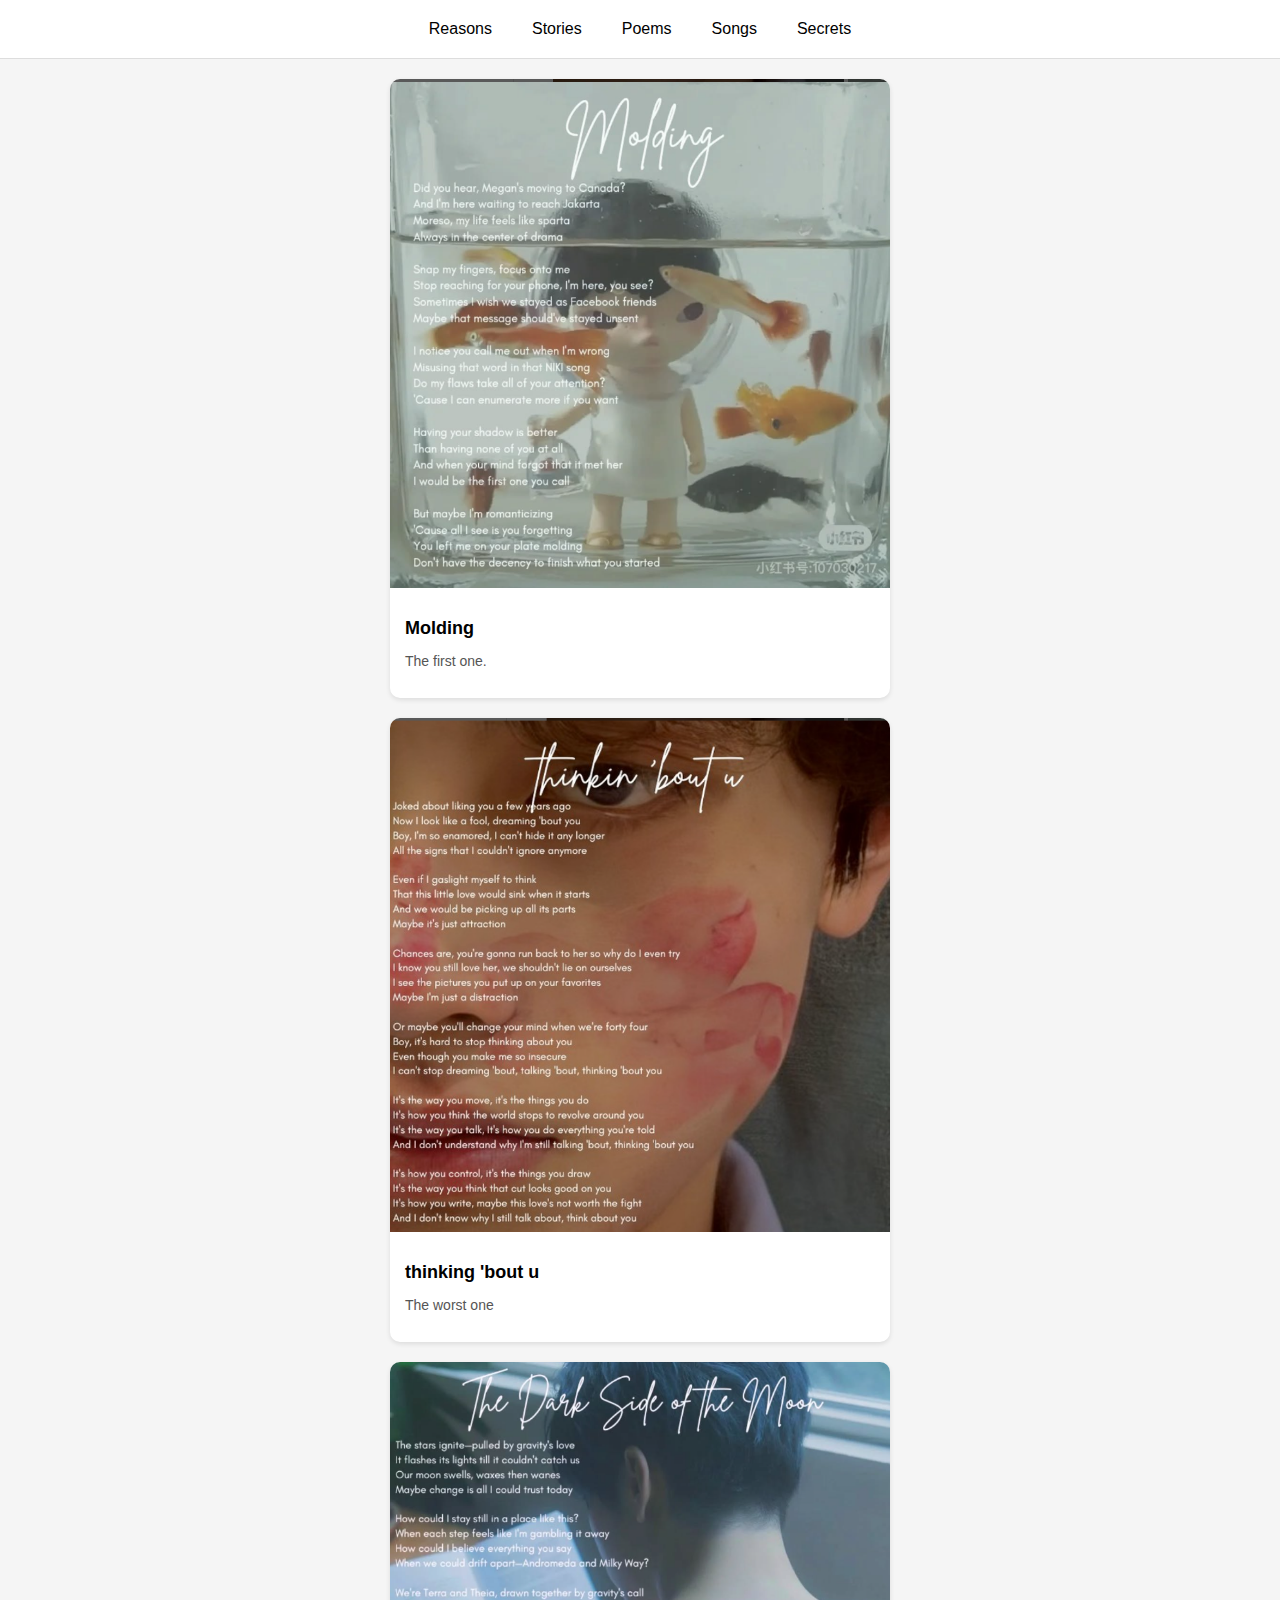
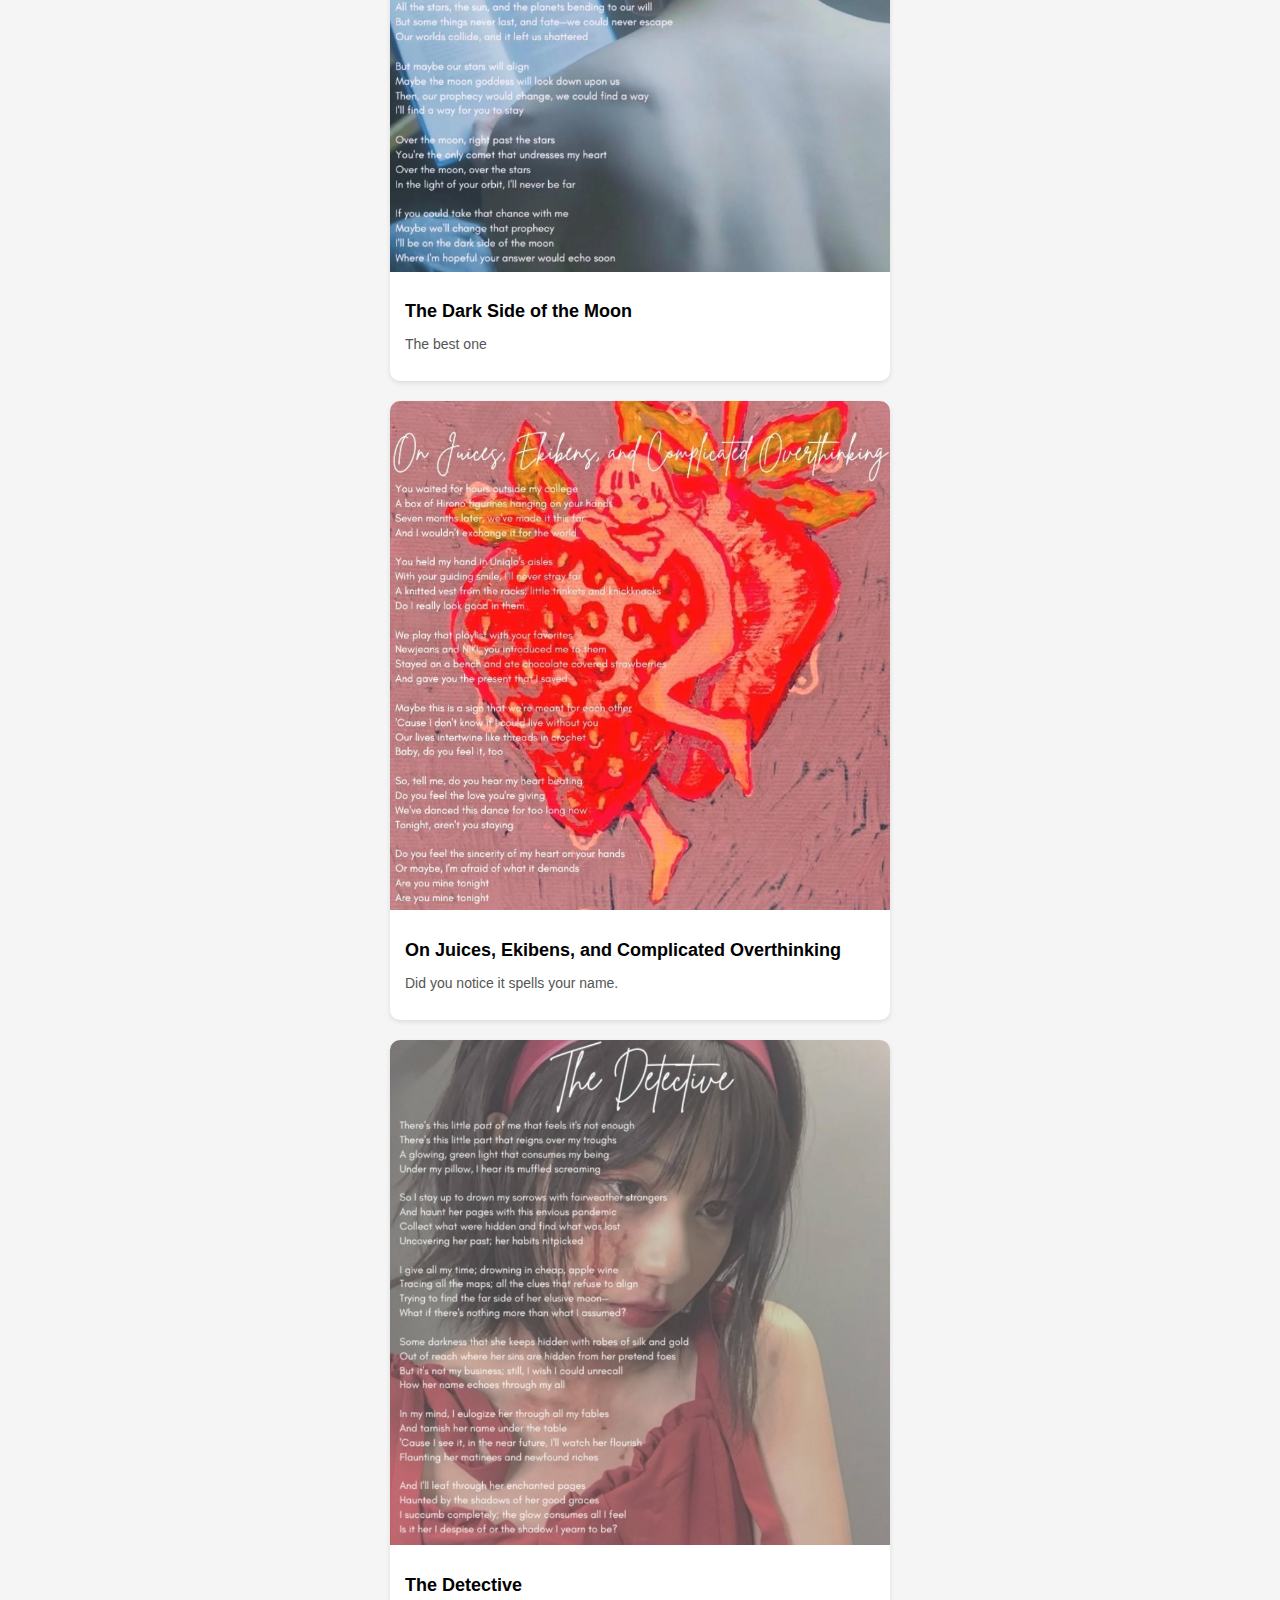
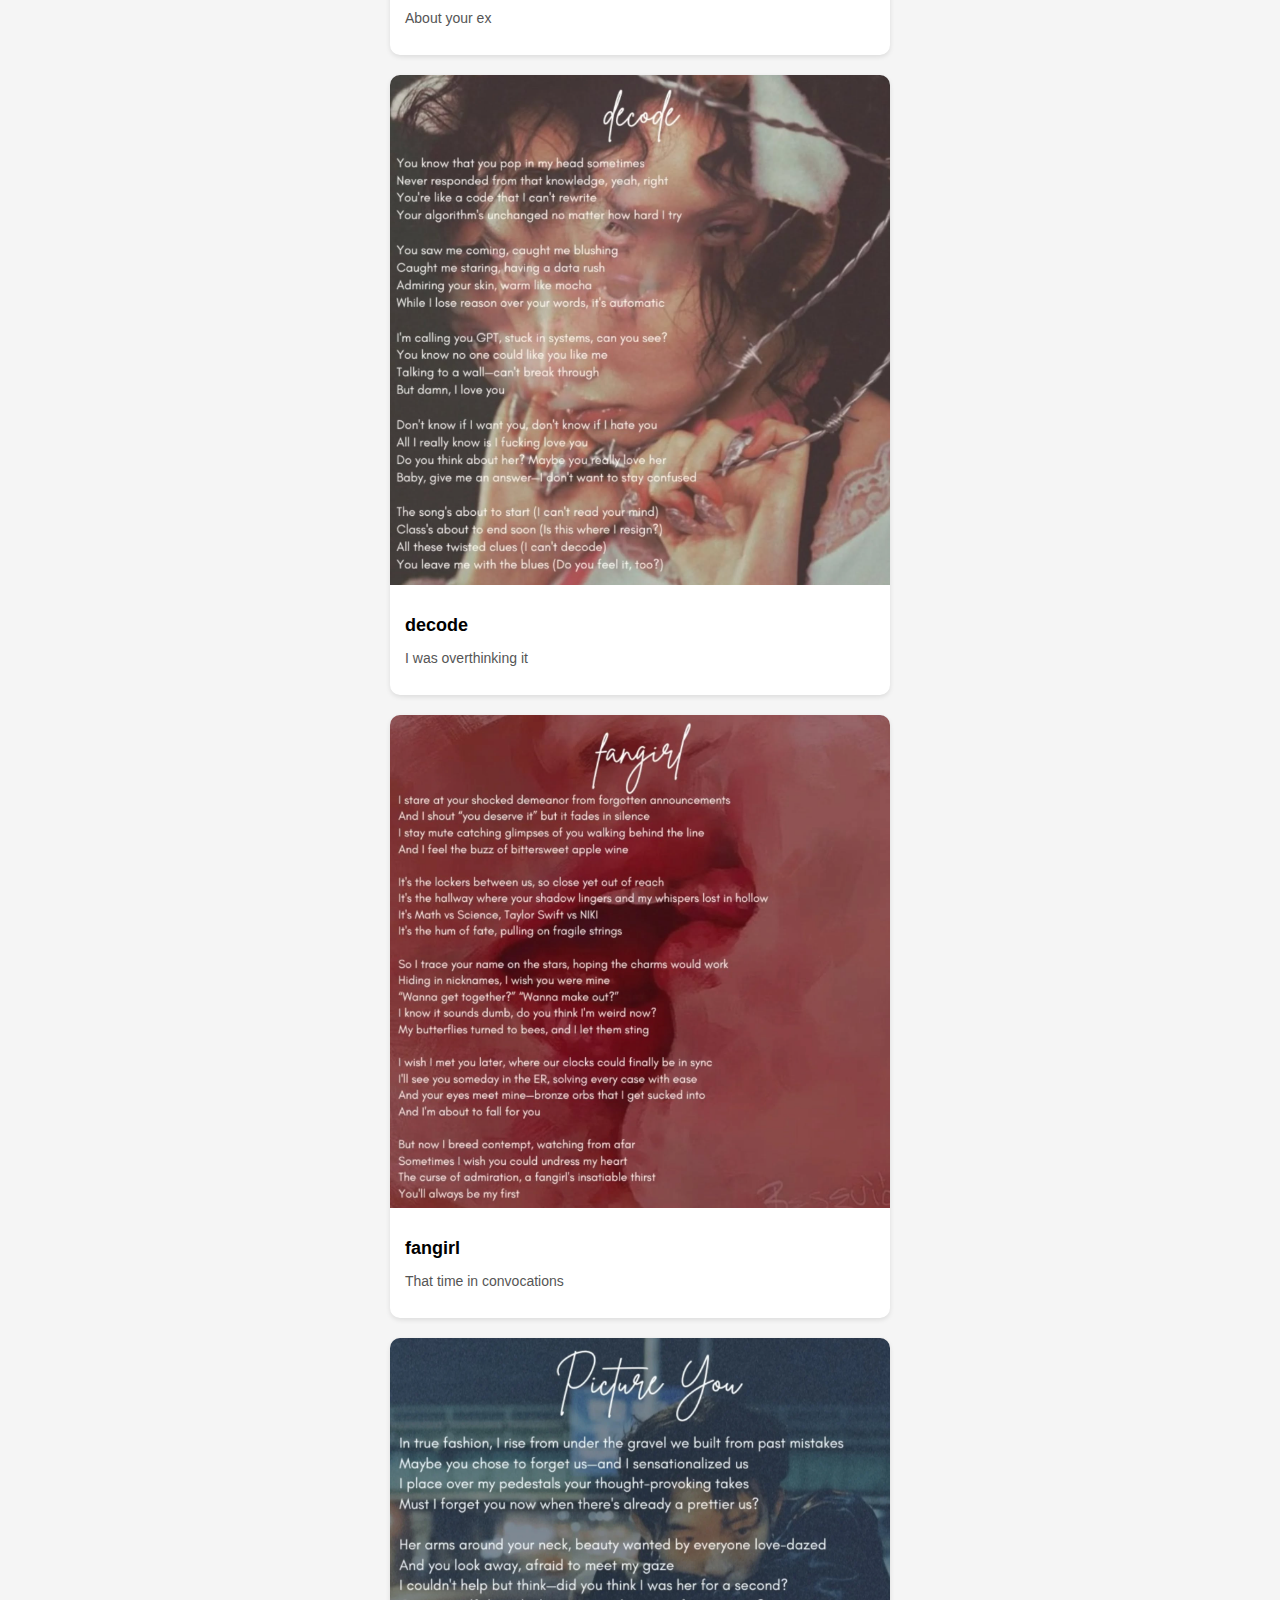
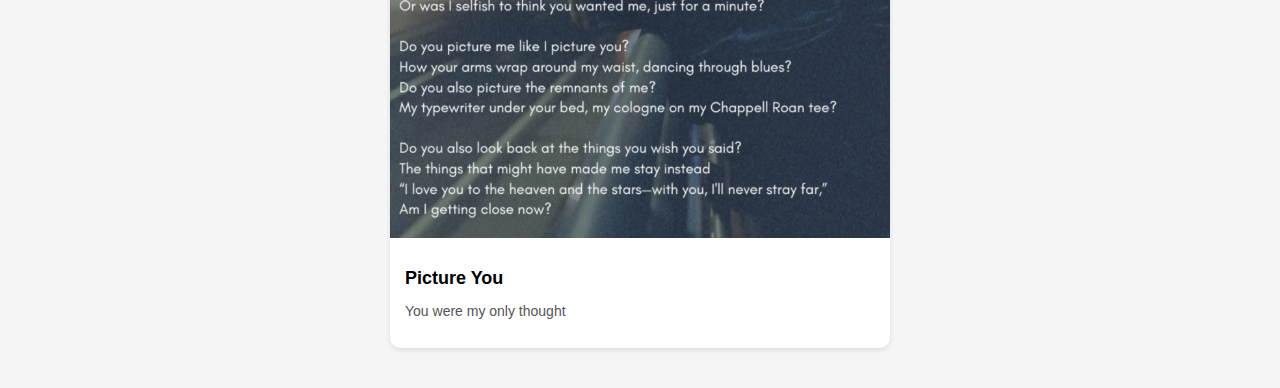
<file: poems.html>
<!DOCTYPE html>
<html lang="en">
<head>
    <meta charset="UTF-8">
    <meta name="viewport" content="width=device-width, initial-scale=1.0">
    <title>Poems</title>
    <link rel="stylesheet" href="poems.css">
</head>
<header>
    <button onclick="navigate('reasons.html')">Reasons</button>
    <button onclick="navigate('stories.html')">Stories</button>
    <button onclick="navigate('poems.html')">Poems</button>
    <button onclick="navigate('spotify.html')">Songs</button>
    <button onclick="navigate('secret.html')">Secrets</button>
</header>
<body class="poems-body">
    <div class="poem-container">
        <!-- Poems will be inserted dynamically using JavaScript -->
    </div>

    <script src="main.js"></script>
    <script src="poems.js"></script>
</body>
</html>
</file>
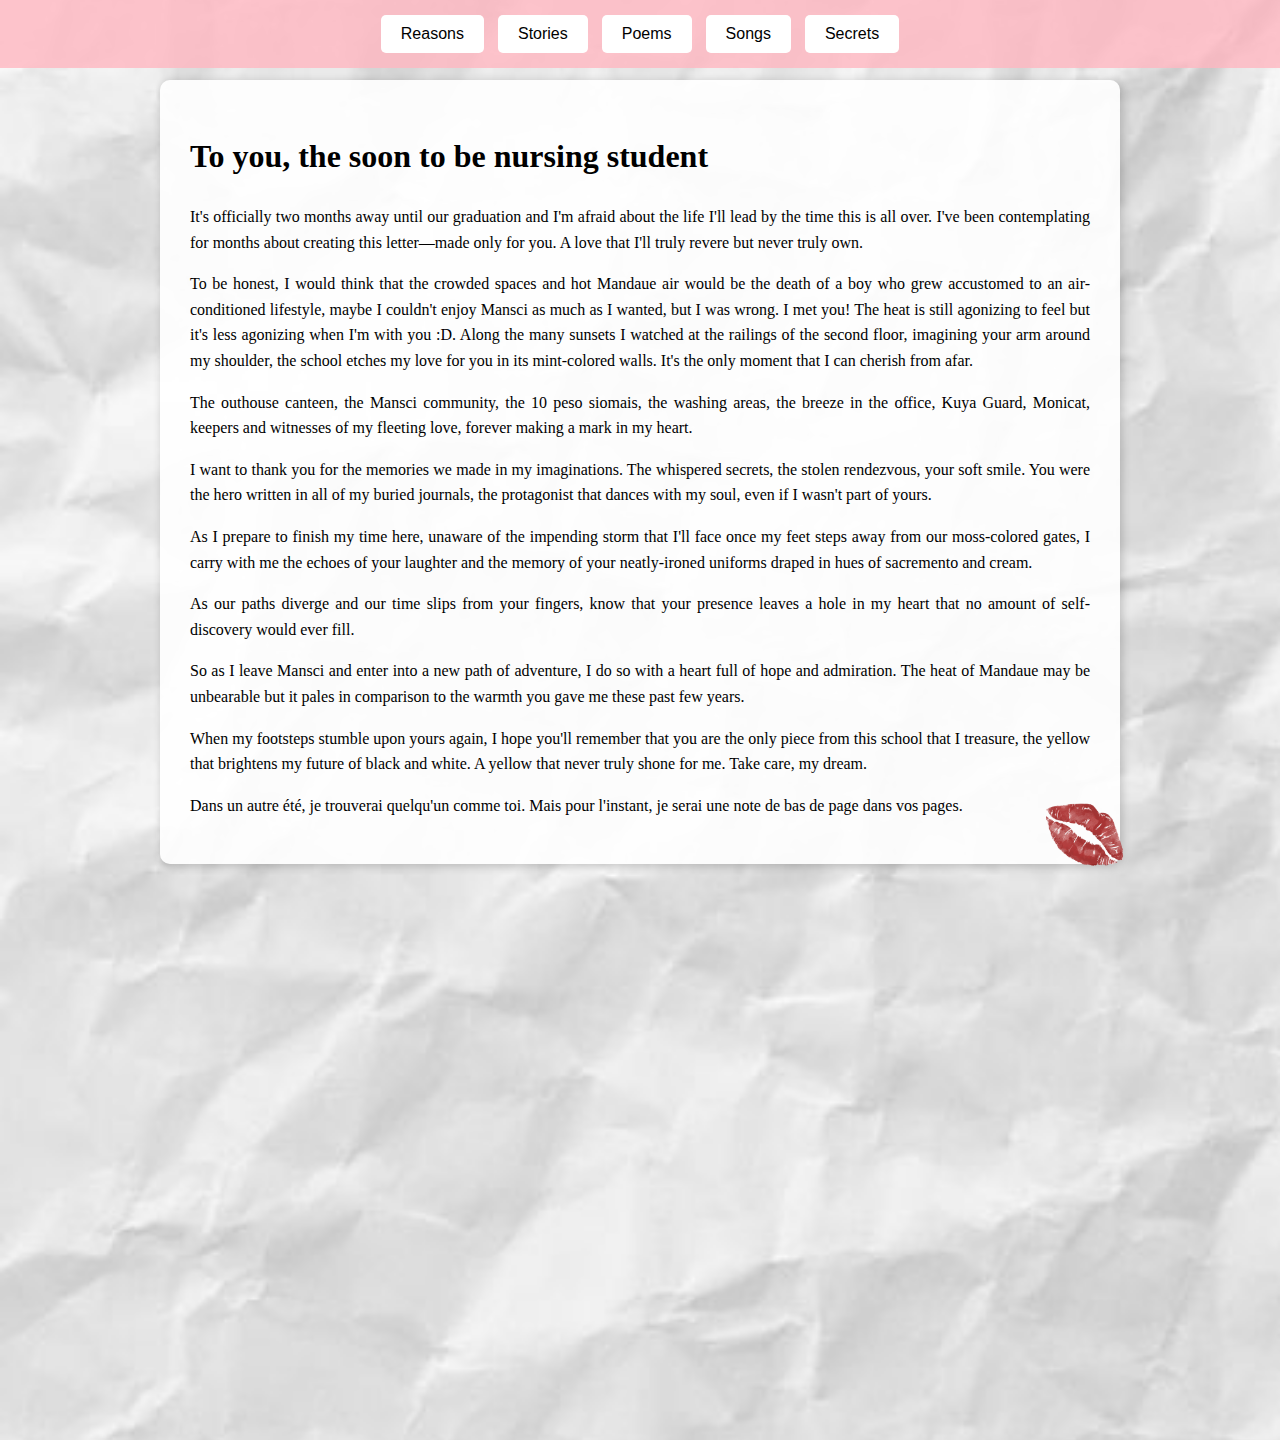
<file: reasons.html>
<!-- reasons.html -->
<!DOCTYPE html>
<html lang="en">
<head>
    <meta charset="UTF-8">
    <meta name="viewport" content="width=device-width, initial-scale=1.0">
    <title>Reasons</title>
    <link rel="stylesheet" href="reasons.css">
</head>
<header>
    <button onclick="navigate('reasons.html')">Reasons</button>
    <button onclick="navigate('stories.html')">Stories</button>
    <button onclick="navigate('poems.html')">Poems</button>
    <button onclick="navigate('spotify.html')">Songs</button>
    <button onclick="navigate('secret.html')">Secrets</button>     
</header>
<body class="reasons-body">
    <div class="letter">
        <h1>To you, the soon to be nursing student</h1>
        <p>It's officially two months away until our graduation and I'm afraid about the life I'll lead by the time this is all over. I've been contemplating for months about creating this letter—made only for you. A love that I'll truly revere but never truly own.</p>
        <p>To be honest, I would think that the crowded spaces and hot Mandaue air would be the death of a boy who grew accustomed to an air-conditioned lifestyle, maybe I couldn't enjoy Mansci as much as I wanted, but I was wrong. I met you! The heat is still agonizing to feel but it's less agonizing when I'm with you :D. Along the many sunsets I watched at the railings of the second floor, imagining your arm around my shoulder, the school etches my love for you in its mint-colored walls. It's the only moment that I can cherish from afar. </p>
        <p>The outhouse canteen, the Mansci community, the  10 peso siomais, the washing areas, the breeze in the office, Kuya Guard, Monicat, keepers and witnesses of my fleeting love, forever making a mark in my heart.</p>
        <p>I want to thank you for the memories we made in my imaginations. The whispered secrets, the stolen rendezvous, your soft smile. You were the hero written in all of my buried journals, the protagonist that dances with my soul, even if I wasn't part of yours.</p>
        <p>As I prepare to finish my time here, unaware of the impending storm that I'll face once my feet steps away from our moss-colored gates, I carry with me the echoes of your laughter and the memory of your neatly-ironed uniforms draped in hues of sacremento and cream.</p>
        <p>As our paths diverge and our time slips from your fingers, know that your presence leaves a hole in my heart that no amount of self-discovery would ever fill.</p>
        <p>So as I leave Mansci and enter into a new path of adventure, I do so with a heart full of hope and admiration. The heat of Mandaue may be unbearable but it pales in comparison to the warmth you gave me these past few years.</p>
        <p>When my footsteps stumble upon yours again, I hope you'll remember that you are the only piece from this school that I treasure, the yellow that brightens my future of black and white. A yellow that never truly shone for me. Take care, my dream.</p>
        <p>Dans un autre été, je trouverai quelqu'un comme toi. Mais pour l'instant, je serai une note de bas de page dans vos pages.</p>
    </div>
</body>

<script src="main.js"></script>

</html>
</file>
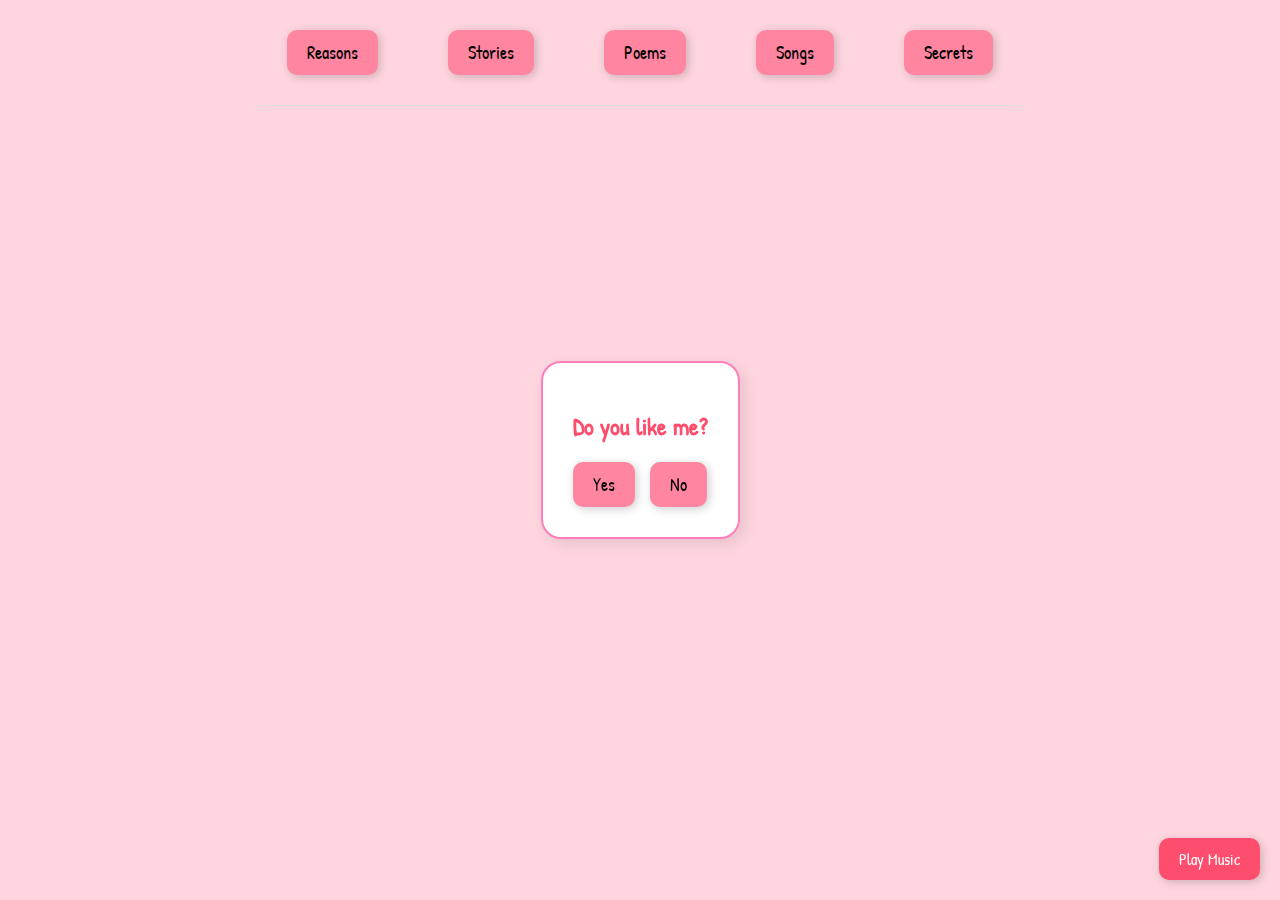
<file: secret.html>
<!DOCTYPE html>
<html lang="en">
<head>
    <meta charset="UTF-8">
    <meta name="viewport" content="width=device-width, initial-scale=1.0">
    <title>Secret</title>
    <link rel="stylesheet" href="secret.css">
</head>
<header>
    <button onclick="navigate('reasons.html')">Reasons</button>
    <button onclick="navigate('stories.html')">Stories</button>
    <button onclick="navigate('poems.html')">Poems</button>
    <button onclick="navigate('spotify.html')">Songs</button>
    <button onclick="navigate('secret.html')">Secrets</button>      
</header>
<body class="secret-body">
    <div class="doodle-container"></div> <!-- Floating doodles -->

    <div class="secret-container">
        <h1 class="question">Do you like me?</h1>
        <div class="buttons">
            <button id="yes-btn">Yes</button>
            <button id="no-btn">No</button>
        </div>
    </div>

    <!-- Background Music -->
    <audio id="bg-music" loop>
        <source src="C:\Users\James C. Espinosa\Downloads\for jeco\music\music.mp3" type="audio/mp3">
    </audio>
    <script src="main.js"></script>
    <script src="secret.js"></script>
</body>
</html>
</file>
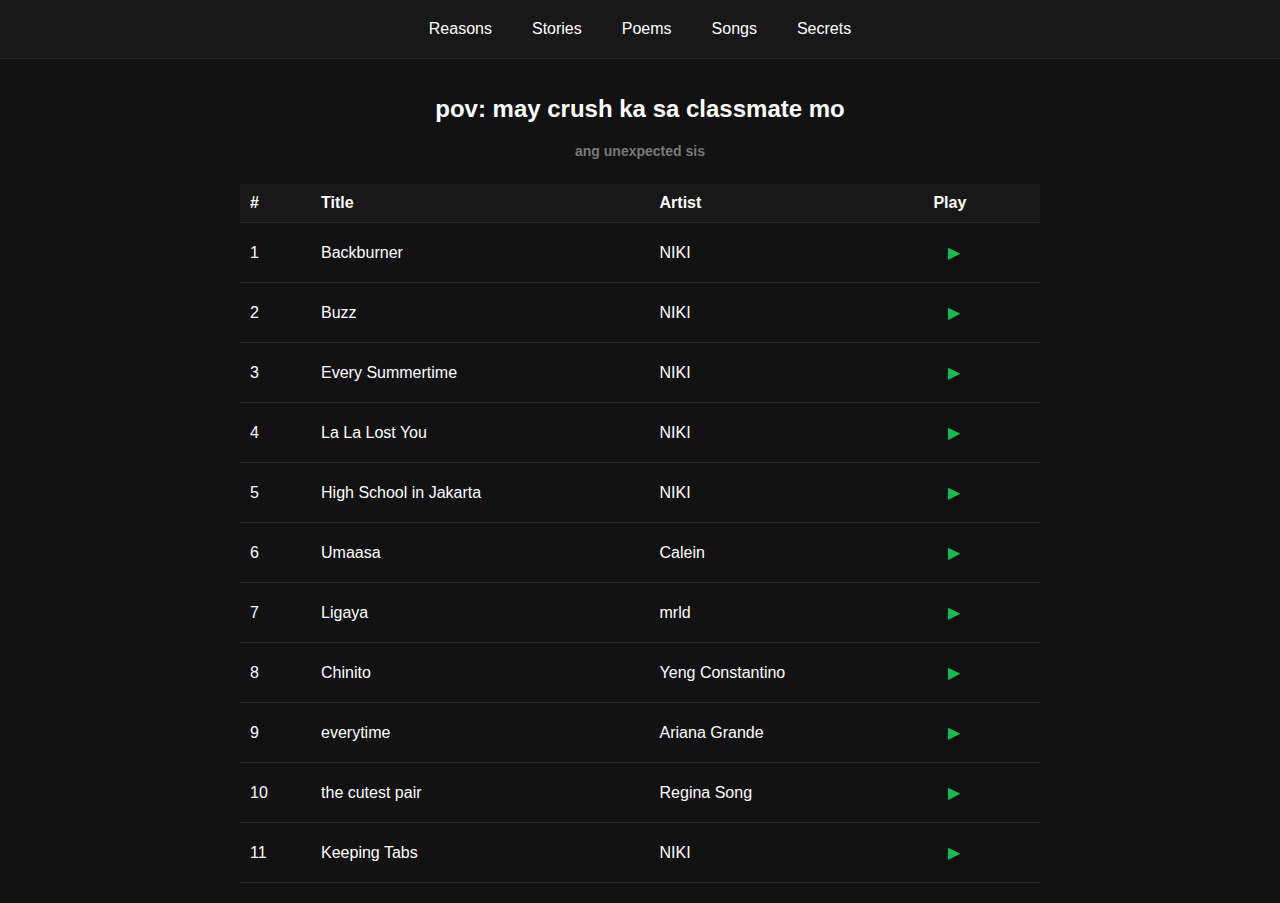
<file: spotify.html>
<!DOCTYPE html>
<html lang="en">
<head>
    <meta charset="UTF-8">
    <meta name="viewport" content="width=device-width, initial-scale=1.0">
    <title>Spotify</title>
    <link rel="stylesheet" href="spotify.css">
</head>
<header>
    <button onclick="navigate('reasons.html')">Reasons</button>
    <button onclick="navigate('stories.html')">Stories</button>
    <button onclick="navigate('poems.html')">Poems</button>
    <button onclick="navigate('spotify.html')">Songs</button>
    <button onclick="navigate('secret.html')">Secrets</button>        
</header>
<body class="spotify-body">
    <div class="spotify-container">
        <h1>pov: may crush ka sa classmate mo</h1>
        <h2>ang unexpected sis</h2>
        <table class="playlist">
            <thead>
                <tr>
                    <th>#</th>
                    <th>Title</th>
                    <th>Artist</th>
                    <th>Play</th>
                </tr>
            </thead>
            <tbody id="playlist-body">
                <!-- Songs will be inserted dynamically -->
            </tbody>
        </table>
    </div>

    <script src="main.js"></script>
    <script src="spotify.js"></script>
</body>
</html>
</file>
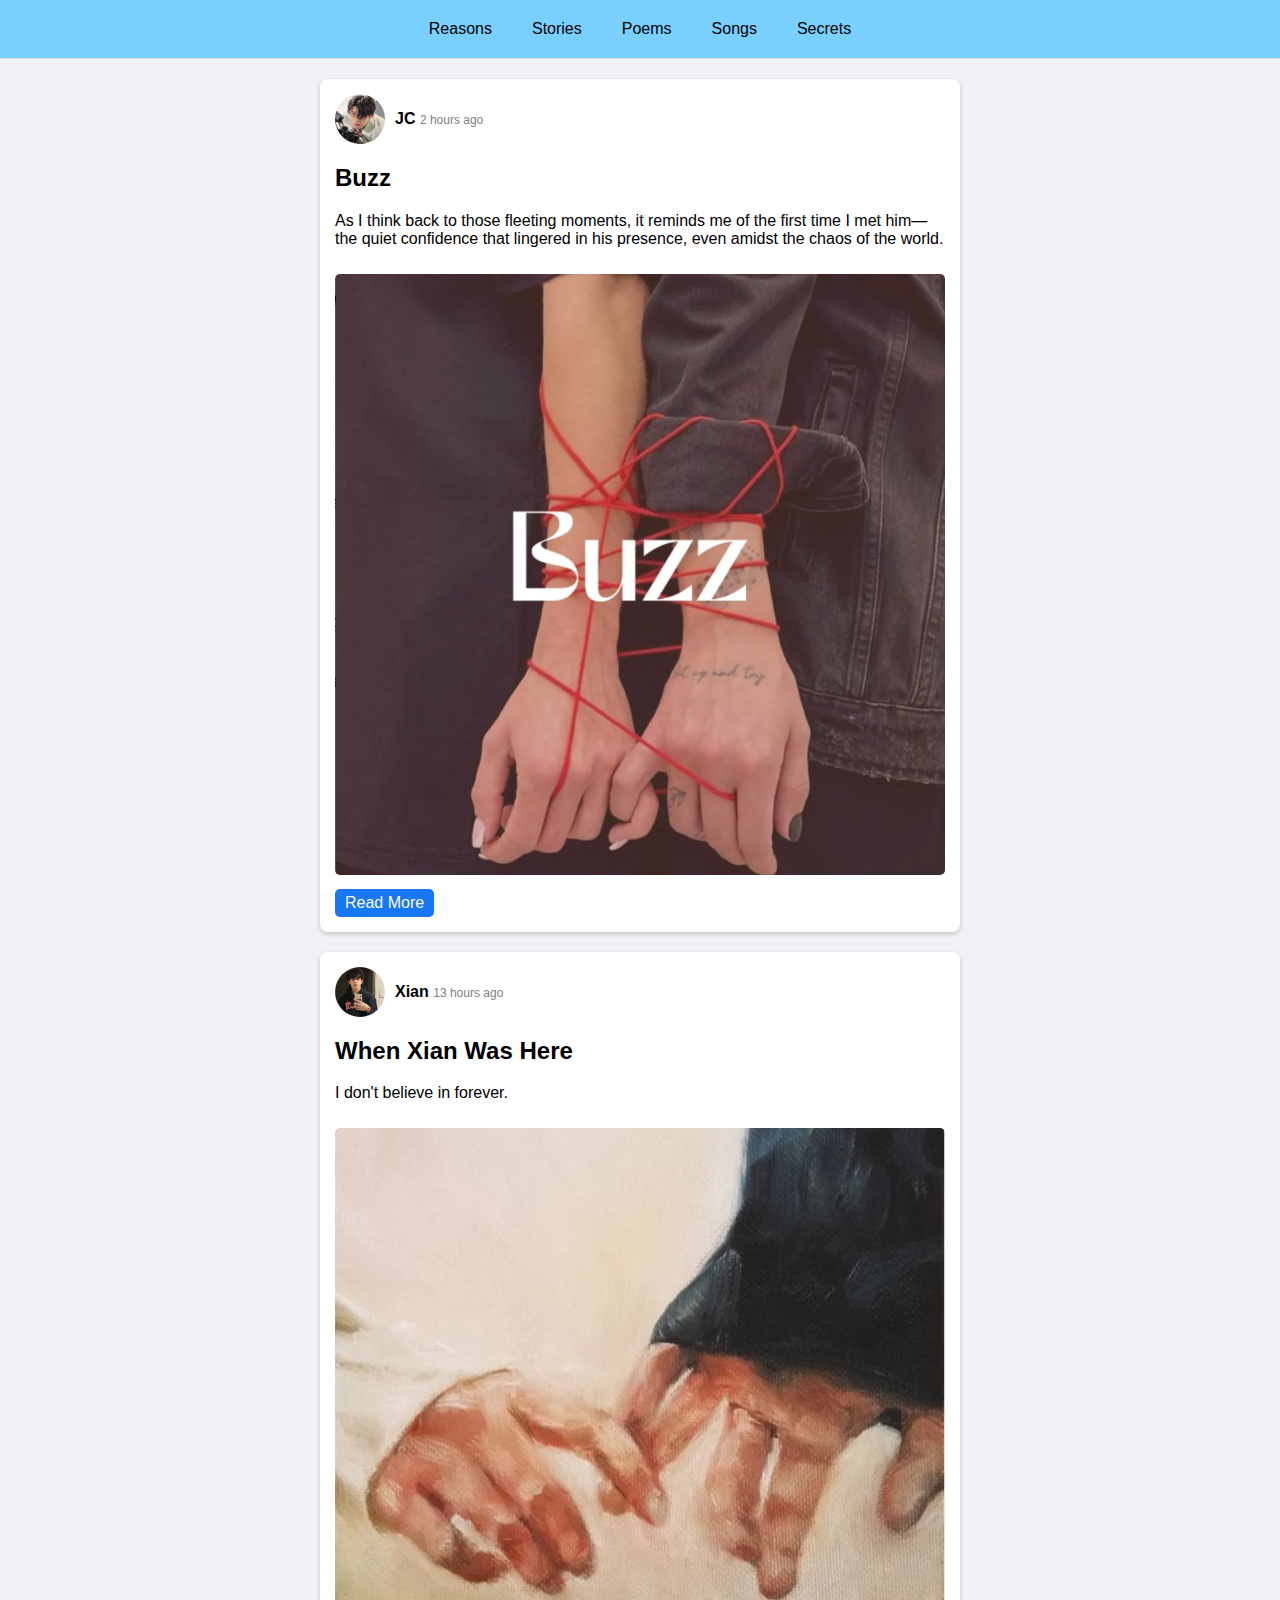
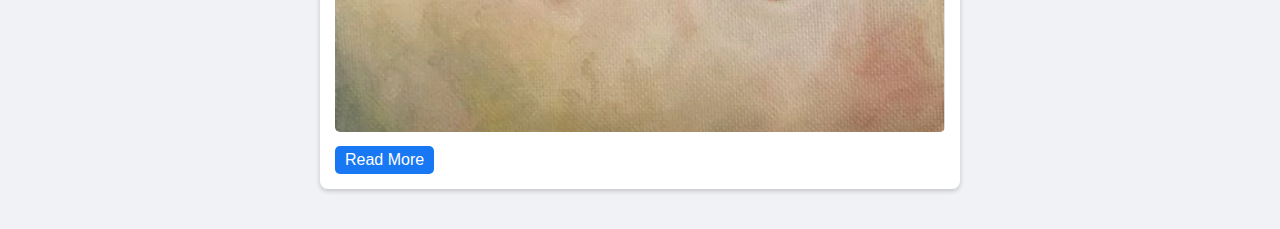
<file: stories.html>
<!DOCTYPE html>
<html lang="en">
<head>
    <meta charset="UTF-8">
    <meta name="viewport" content="width=device-width, initial-scale=1.0">
    <title>Stories</title>
    <link rel="stylesheet" href="css/stories.css">
</head>
<body>

    <header>
        <button onclick="navigate('reasons.html')">Reasons</button>
        <button onclick="navigate('stories.html')">Stories</button>
        <button onclick="navigate('poems.html')">Poems</button>
        <button onclick="navigate('spotify.html')">Songs</button>
        <button onclick="navigate('secret.html')">Secrets</button>
    </header>

    <div id="stories-container"></div>

    <script src="main.js"></script>
    <script src="js/stories.js"></script>
    <script src="js/stories-display.js" defer></script>

</body>
</html>
</file>
<file: poems.css>
body {
    font-family: Arial, sans-serif;
    background-color: #f5f5f5;
    margin: 0;
    padding: 0;
}

header {
    background-color: white;
    padding: 10px;
    display: flex;
    justify-content: center;
    gap: 10px;
    position: sticky;
    top: 0;
    z-index: 1000;
    border-bottom: 1px solid #ddd;
}

button {
    background: none;
    border: none;
    padding: 10px 15px;
    cursor: pointer;
    font-size: 16px;
    transition: 0.3s;
}

button:hover {
    color: #888;
}

/* Instagram-style feed layout */
.poem-container {
    display: flex;
    flex-direction: column;
    align-items: center;
    padding: 20px;
    max-width: 500px;
    margin: auto;
}

/* Each poem post */
.poem {
    background: white;
    border-radius: 10px;
    box-shadow: 0 2px 5px rgba(0, 0, 0, 0.1);
    margin-bottom: 20px;
    width: 100%;
    overflow: hidden;
}

.poem img {
    width: 100%;
    height: auto;
    display: block;
}

.poem-content {
    padding: 15px;
}

.poem h2 {
    font-size: 18px;
    margin-bottom: 5px;
}

.poem p {
    font-size: 14px;
    color: #555;
}
</file>
<file: reasons.css>
/* General Styles */
body {
    font-family: 'Georgia', serif;
    margin: 0;
    padding: 0;
    background: url('paper.jpg') center/cover no-repeat;
    display: flex;
    flex-direction: column;
    align-items: center;
    height: 160vh;
}

/* Header Styles */
header {
    width: 100%;
    background: rgba(255, 182, 193, 0.8);
    padding: 10px 0;
    text-align: center;
    position: absolute;
    top: 0;
}

button {
    background: white;
    border: none;
    padding: 10px 20px;
    margin: 5px;
    font-size: 16px;
    cursor: pointer;
    border-radius: 5px;
    transition: 0.3s;
}

button:hover {
    background: pink;
}

/* Letter Styles */
.letter {
        background: rgba(255, 255, 255, 0.9); /* White semi-transparent */
        padding: 30px;
        width: 80%;
        max-width: 900px;
        margin-top: 80px;
        border-radius: 10px;
        box-shadow: 2px 2px 10px rgba(0, 0, 0, 0.2);
        text-align: justify;
        line-height: 1.6;
        position: relative;
}

/* Kiss Mark */
.letter::after {
    content: "";
    background: url('kiss.jpg') no-repeat center/contain;
    width: 80px;
    height: 80px;
    position: absolute;
    bottom: -10px;
    right: -6px;
    opacity: 0.8;
}
</file>
<file: secret.css>
@import url('https://fonts.googleapis.com/css2?family=Patrick+Hand&display=swap');

body {
    font-family: 'Patrick Hand', cursive;
    background-color: #ffd6e0;
    display: flex;
    justify-content: center;
    align-items: center;
    height: 100vh;
    margin: 0;
    flex-direction: column;
    overflow: hidden;
    position: relative;
}

header {
    background-color: #ffd6e0;
    padding: 30px;
    display: flex;
    justify-content: justify;
    gap: 70px;
    position: absolute;
    top: 0;
    z-index: 1000;
    border-bottom: 1px solid #ddd;
}

.secret-container {
    background: white;
    padding: 30px;
    border-radius: 20px;
    box-shadow: 5px 5px 15px rgba(0, 0, 0, 0.1);
    text-align: center;
    border: 2px solid #ff7eb9;
    position: relative;
    z-index: 2;
}

h1 {
    font-size: 24px;
    color: #ff4d6d;
    margin-bottom: 20px;
}

.buttons {
    display: flex;
    justify-content: center;
    gap: 15px;
}

button {
    background-color: #ff85a1;
    border: none;
    padding: 10px 20px;
    font-size: 18px;
    font-family: 'Patrick Hand', cursive;
    cursor: pointer;
    border-radius: 10px;
    transition: 0.3s;
    box-shadow: 2px 2px 10px rgba(0, 0, 0, 0.2);
}

button:hover {
    background-color: #ff4d6d;
    color: white;
    transform: scale(1.1);
}

/* Floating Doodles */
.doodle-container {
    position: absolute;
    top: 0;
    left: 0;
    width: 100%;
    height: 100%;
    overflow: hidden;
    z-index: 1;
}

.doodle {
    position: absolute;
    font-size: 30px;
    opacity: 0.7;
    animation: floatUp 5s linear infinite;
}

@keyframes floatUp {
    0% {
        transform: translateY(100vh) rotate(0deg);
        opacity: 0.7;
    }
    100% {
        transform: translateY(-10vh) rotate(360deg);
        opacity: 0;
    }
}

.play-music-btn {
    position: fixed;
    bottom: 20px;
    right: 20px;
    background: #ff4d6d;
    color: white;
    font-size: 16px;
    font-family: 'Patrick Hand', cursive;
    border: none;
    padding: 10px 20px;
    cursor: pointer;
    border-radius: 10px;
    box-shadow: 2px 2px 10px rgba(0, 0, 0, 0.2);
}

.play-music-btn:hover {
    background: #ff85a1;
}
</file>
<file: spotify.css>
body {
    font-family: Arial, sans-serif;
    background-color: #121212;
    color: white;
    margin: 0;
    padding: 0;
}

header {
    background-color: #181818;
    padding: 10px;
    display: flex;
    justify-content: center;
    gap: 10px;
    position: sticky;
    top: 0;
    z-index: 1000;
    border-bottom: 1px solid #282828;
}

button {
    background: none;
    border: none;
    color: white;
    padding: 10px 15px;
    cursor: pointer;
    font-size: 16px;
    transition: 0.3s;
}

button:hover {
    color: #1DB954;
}

.spotify-container {
    max-width: 800px;
    margin: auto;
    text-align: center;
    padding: 20px;
}

h1 {
    font-size: 24px;
    margin-bottom: 20px;
}

h2 {
    font-size: 14px;
    margin-bottom: 25px;
    color: #ffffff6f;
}

.playlist {
    width: 100%;
    border-collapse: collapse;
}

.playlist th, .playlist td {
    padding: 10px;
    text-align: left;
}

.playlist th {
    background-color: #181818;
}

.playlist tr {
    border-bottom: 1px solid #282828;
}

.playlist tr:hover {
    background-color: #1DB954;
}

.play-btn {
    background: none;
    border: none;
    cursor: pointer;
    font-size: 16px;
    color: #1DB954;
}

.play-btn:hover {
    color: #fff;
}
</file>
<file: css/stories.css>
body {
    font-family: Arial, sans-serif;
    background-color: #f0f2f5;
    margin: 0;
    padding: 0;
}

header {
    background-color: rgb(121, 208, 255);
    padding: 10px;
    display: flex;
    justify-content: center;
    gap: 10px;
    position: sticky;
    top: 0;
    z-index: 1000;
    border-bottom: 1px solid #ddd;
}

button {
    background: none;
    border: none;
    padding: 10px 15px;
    cursor: pointer;
    font-size: 16px;
    transition: 0.3s;
}

button:hover {
    color: #888;
}

#stories-container {
    width: 50%;
    margin: auto;
    padding: 20px;
}

.story {
    background: white;
    padding: 15px;
    margin-bottom: 20px;
    border-radius: 8px;
    box-shadow: 0px 2px 5px rgba(0, 0, 0, 0.2);
}

.story-header {
    display: flex;
    align-items: center;
    margin-bottom: 10px;
}

.profile-pic {
    width: 50px;
    height: 50px;
    border-radius: 50%;
    margin-right: 10px;
}

.username {
    font-weight: bold;
}

.timestamp {
    color: gray;
    font-size: 12px;
}

.story-content {
    font-size: 16px;
}

.story-image {
    width: 100%;
    margin-top: 10px;
    border-radius: 5px;
}

.read-more {
    background-color: #1877f2;
    color: white;
    border: none;
    padding: 5px 10px;
    margin-top: 10px;
    cursor: pointer;
    border-radius: 5px;
}

.read-more:hover {
    background-color: #145dbf;
}
</file>
